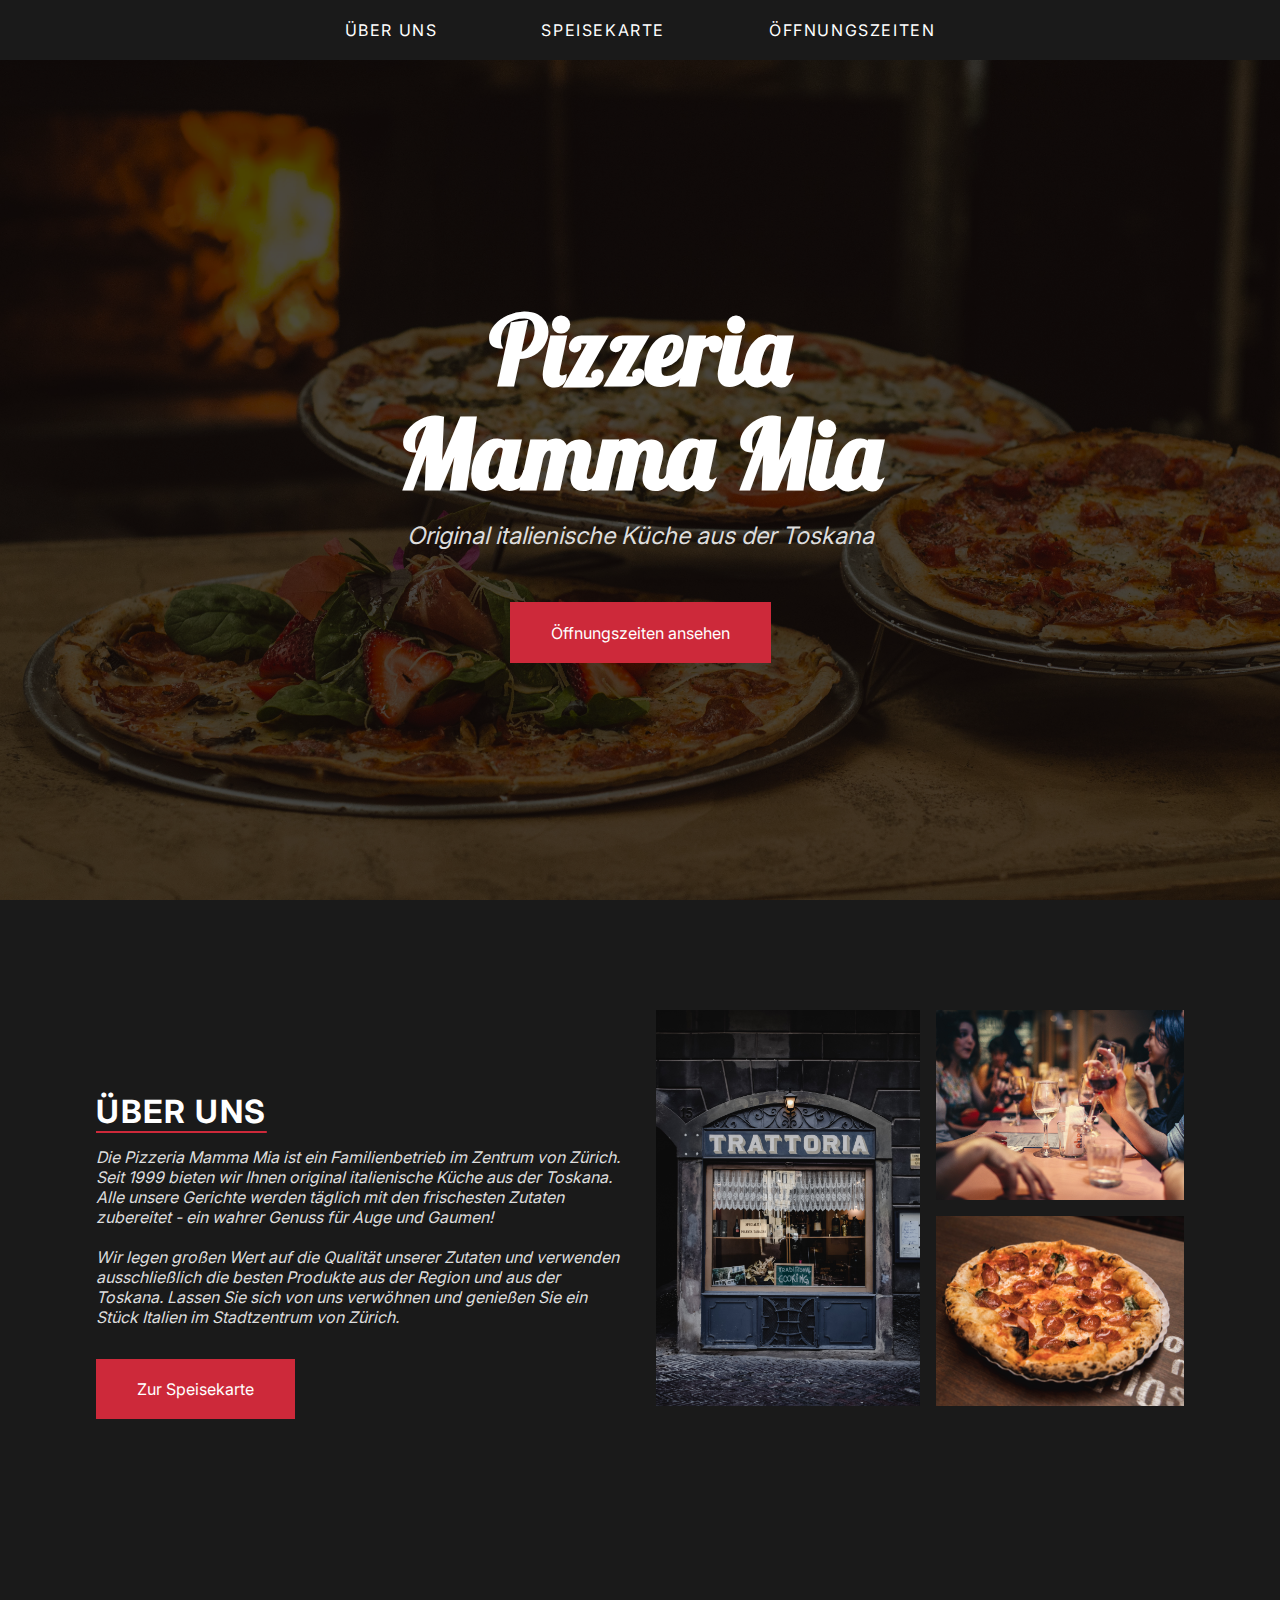
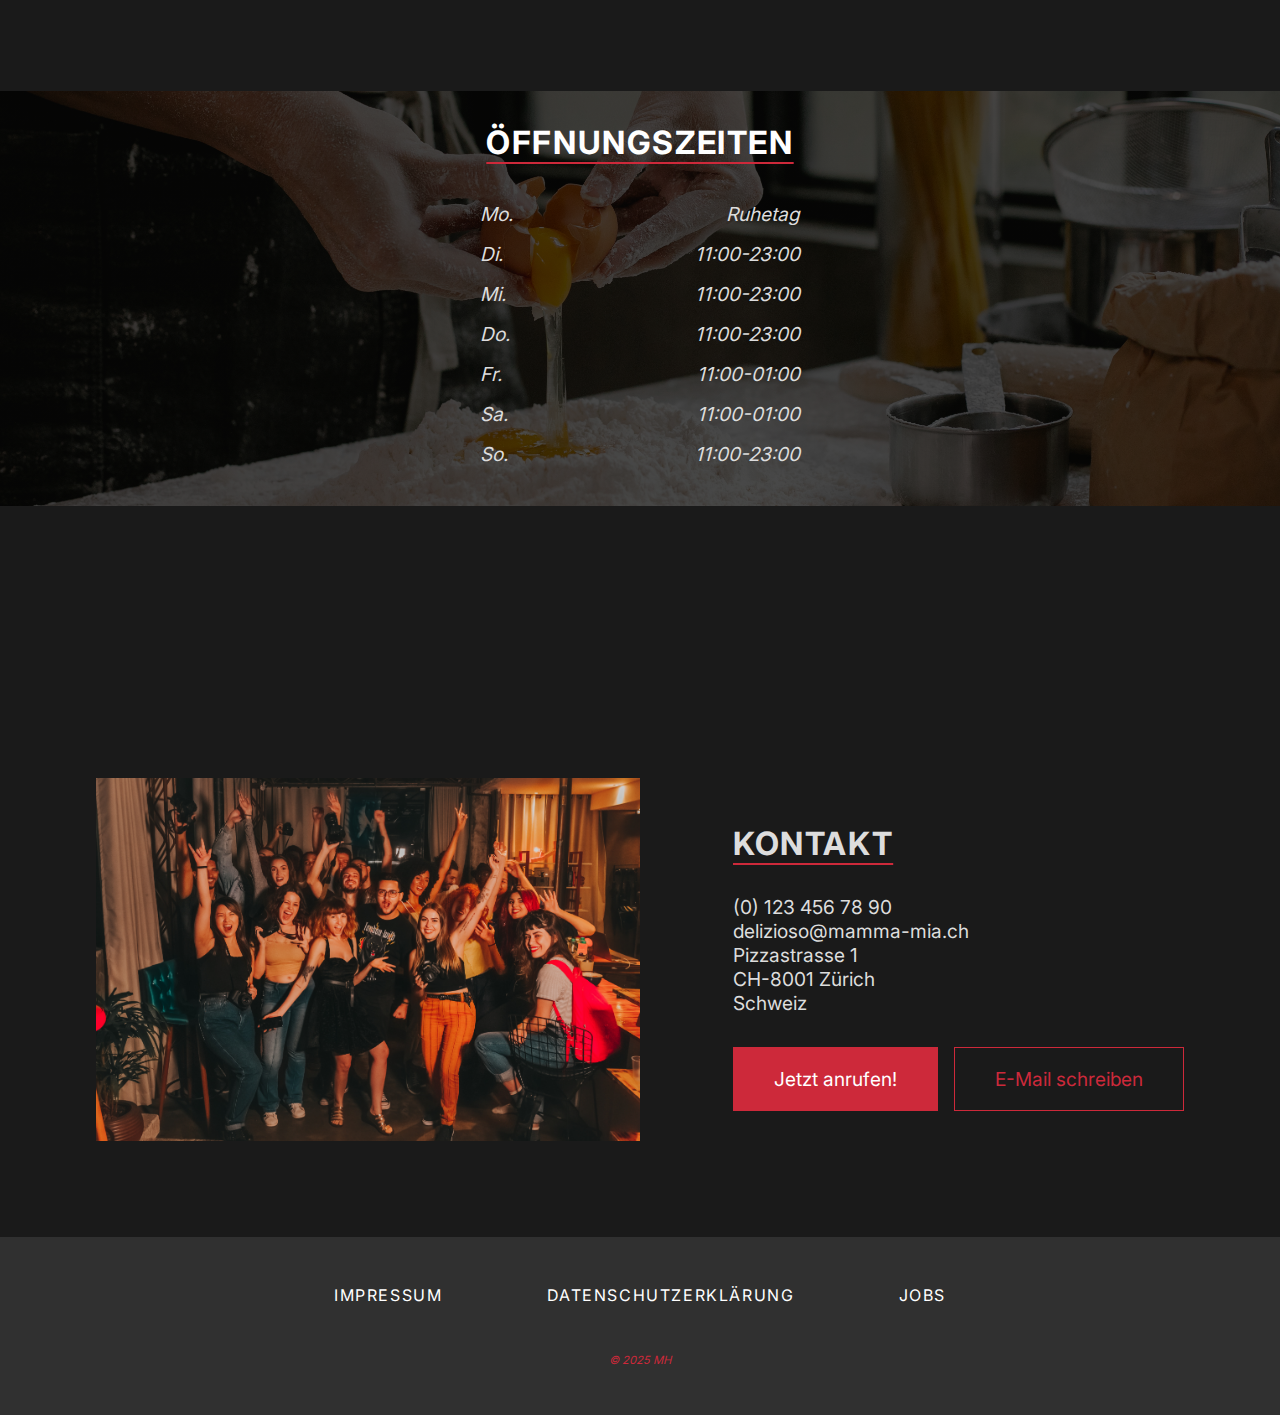
<file: index.html>
<!DOCTYPE html>
<html lang="de">
   <head>
      <meta charset="UTF-8" />
      <meta name="viewport" content="width=device-width, initial-scale=1.0" />
      <title>Pizzeria Mamma Mia</title>
      <link rel="stylesheet" href="style.css" />
      <link
         rel="icon"
         type="image/png"
         href="./img/favicons/favicon-32x32.png"
         sizes="32x32" />
      <link
         rel="icon"
         type="image/png"
         href="./img/favicons/favicon-16x16.png"
         sizes="16x16" />
   </head>
   <body>
      <!--Navigation-->
      <nav class="nav">
         <a href="#about" title="Mehr über uns erfahren">Über uns</a>
         <a href="menu.html" title="Unsere Speisekarte ansehen" target="_blank"
            >Speise<wbr />karte</a
         >
         <a href="#info" title="Unsere Öffnungszeiten ansehen"
            >Öffnungs<wbr />zeiten</a
         >
      </nav>
      <!--Hero-Section-->
      <section class="hero">
         <h1 class="hero-title">Pizzeria<br />Mamma Mia</h1>
         <p class="hero-sub-title">
            Original italienische Küche aus der Toskana
         </p>
         <!--Den "Button" mit einem Tooltip versehen; für Besucher mit Sehbeeinträchtigung und für Suchmaschinen-->
         <a
            class="hero-cta button"
            title="Unsere Öffnungszeiten ansehen"
            href="#opening-hours"
            >Öffnungszeiten ansehen</a
         >
      </section>
      <!--Über uns-Section -->
      <section id="about" class="about main-container">
         <div>
            <h2 class="heading about">Über uns</h2>
            <p class="about-text">
               Die Pizzeria Mamma Mia ist ein Familienbetrieb im Zentrum von
               Zürich. Seit 1999 bieten wir Ihnen original italienische Küche
               aus der Toskana. Alle unsere Gerichte werden täglich mit den
               frischesten Zutaten zubereitet - ein wahrer Genuss für Auge und
               Gaumen!
               <br /><br />
               Wir legen großen Wert auf die Qualität unserer Zutaten und
               verwenden ausschließlich die besten Produkte aus der Region und
               aus der Toskana. Lassen Sie sich von uns verwöhnen und genießen
               Sie ein Stück Italien im Stadtzentrum von Zürich.
            </p>
            <a
               class="hero-cta button"
               title="Unsere Speisekarte ansehen"
               href="menu.html"
               target="_blank"
               >Zur Speisekarte</a
            >
         </div>
         <div class="container-right">
            <img
               class="about-img img-left"
               src="./img/about-1.jpg"
               title="Pizzeria Mamma Mia"
               alt="Eingang zu der Pizzeria Mamma Mia" />
            <div class="img-right">
               <img
                  class="about-img"
                  src="./img/about-2.jpg"
                  title="Gäste in der Pizzeria Mamma Mia"
                  alt="Gäste in der Pizzeria Mamma Mia" />
               <img
                  class="about-img"
                  src="./img/about-3.jpg"
                  title="Frisch gebackene Pizza von der Pizzeria Mamma Mia"
                  alt="Frisch gebackene Pizza von der Pizzeria Mamma Mia" />
            </div>
         </div>
      </section>
      <!--Öffnungszeiten-Section -->
      <section id="info" class="info-wrapper">
         <div class="info container">
            <h2 class="heading">Öffnungszeiten</h2>
            <div class="hours">
               <p class="hours-entry">
                  <span class="days">Mo.</span><span class="time">Ruhetag</span>
               </p>
               <p class="hours-entry">
                  <span class="days">Di.</span>
                  <span class="time">11:00-23:00</span>
               </p>
               <p class="hours-entry">
                  <span class="days">Mi.</span>
                  <span class="time">11:00-23:00</span>
               </p>
               <p class="hours-entry">
                  <span class="days">Do.</span>
                  <span class="time">11:00-23:00</span>
               </p>
               <p class="hours-entry">
                  <span class="days">Fr.</span>
                  <span class="time">11:00-01:00</span>
               </p>
               <p class="hours-entry">
                  <span class="days">Sa.</span>
                  <span class="time">11:00-01:00</span>
               </p>
               <p class="hours-entry">
                  <span class="days">So.</span>
                  <span class="time">11:00-23:00</span>
               </p>
            </div>
         </div>
      </section>
      <!--Kontakt-Section-->
      <section id="contact" class="contact main-container">
         <div class="contact-content">
            <img
               class="contact-img"
               src="./img/contact.jpg"
               title="Gäste in der Pizzeria Mamma Mia"
               alt="Glückliche Gäste in der Pizzeria Mamma Mia" />
            <div class="contact-detail">
               <h2 class="heading">Kontakt</h2>
               <address itemscope itemtype="http://schema.org/PostalAddress">
                  <span itemprop="telephone">(0) 123 456 78 90</span><br />
                  <span itemprop="email">delizioso@mamma-mia.ch</span><br />
                  <span itemprop="streetAddress">Pizzastrasse 1</span><br />
                  <span itemprop="postalCode">CH-8001</span
                  ><span itemprop="addressLocation">&nbsp;Zürich</span><br />
                  <span itemprop="addressCountry">Schweiz</span>
               </address>
               <div class="contact-actions">
                  <a
                     class="button"
                     href="tel:01234567890"
                     title="Pizzeria Mamma Mia anrufen"
                     >Jetzt anrufen!</a
                  >
                  <a
                     class="button-inverted"
                     href="mailto:deliziso@mamma-mia.ch"
                     title="E-Mail an Pizzeria Mamma Mia senden"
                     >E-Mail schreiben</a
                  >
               </div>
            </div>
         </div>
      </section>
      <!--Footer-->
      <footer class="footer">
         <div class="footer-left">
            <a href="#" class="footer-item" title="Impressum ansehen"
               >Impressum</a
            >
            <a href="#" class="footer-item" title="Datenschutzerklärung ansehen"
               >Datenschutzerklärung</a
            >
            <a href="#" class="footer-item" title="Jobs ansehen">Jobs</a>
         </div>
         <p class="copyright" title="© 2025 MH">&copy; 2025 MH</p>
      </footer>
   </body>
</html>
</file>
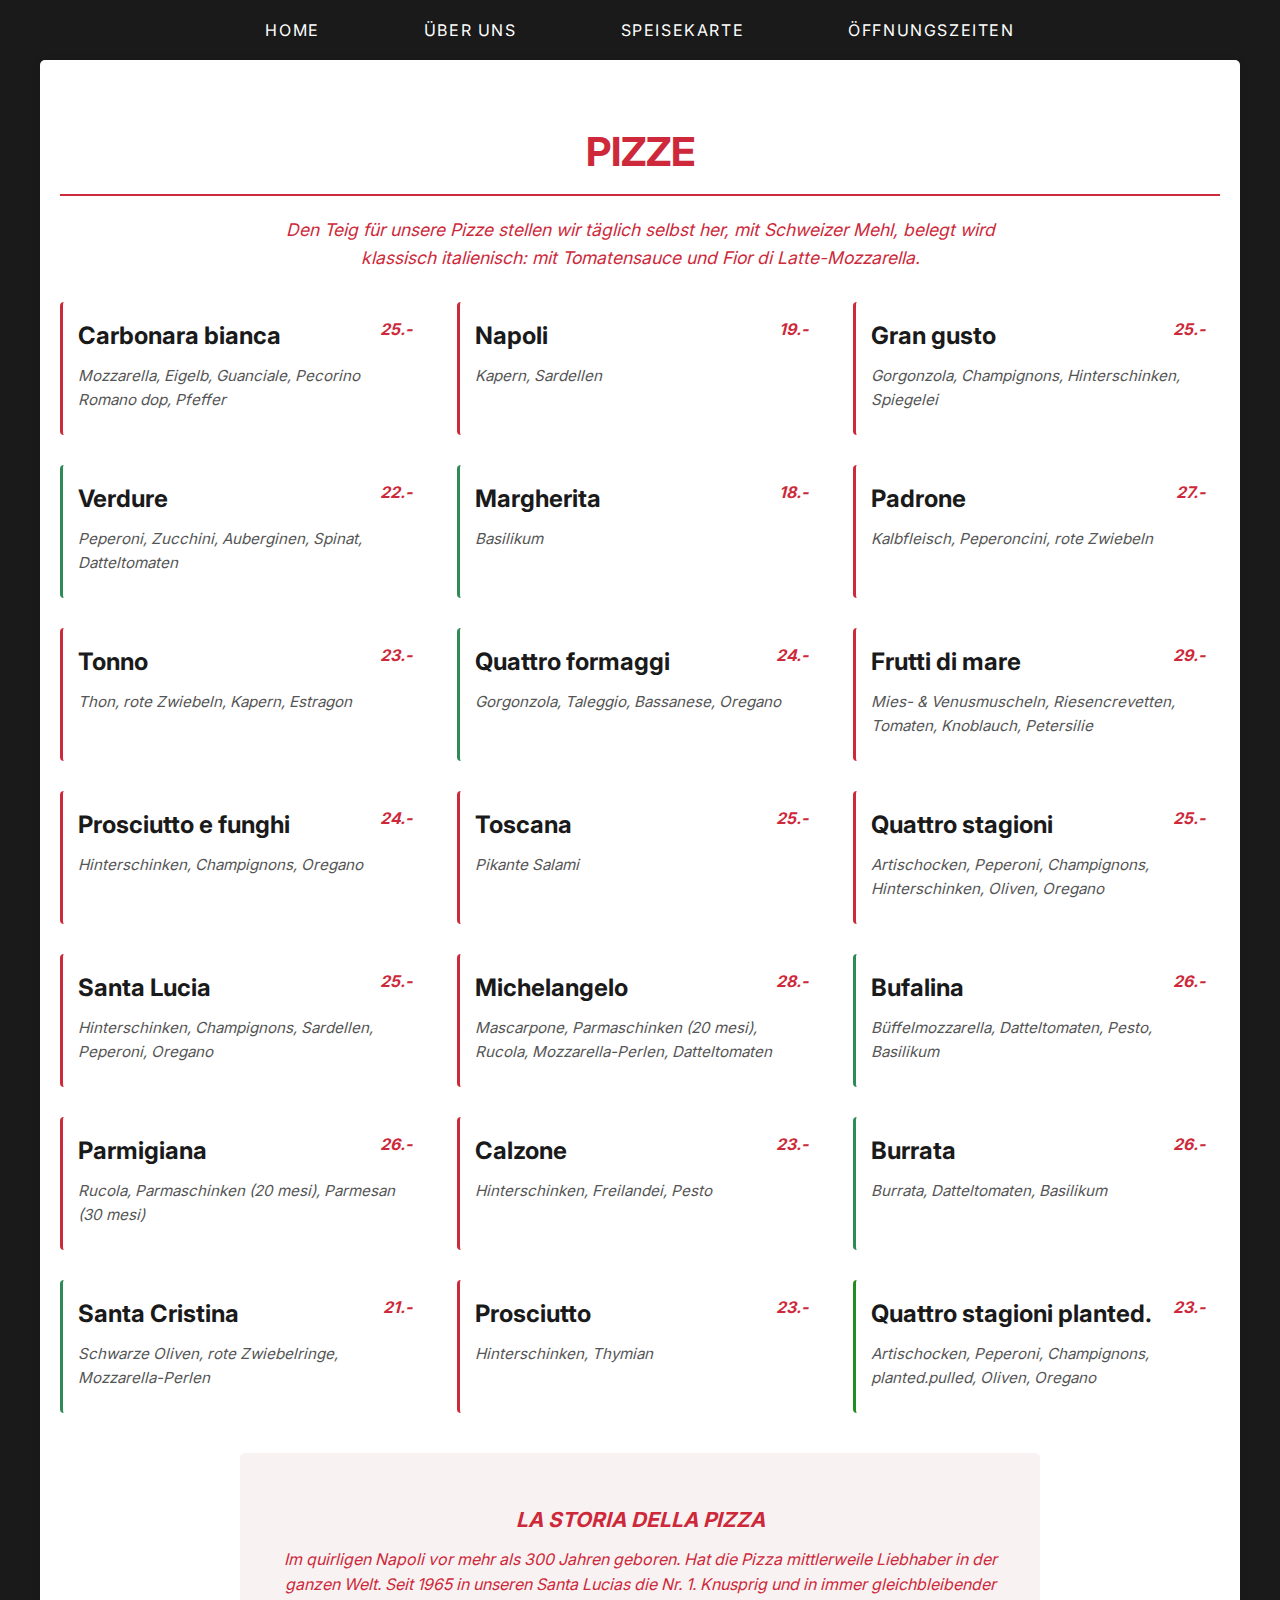
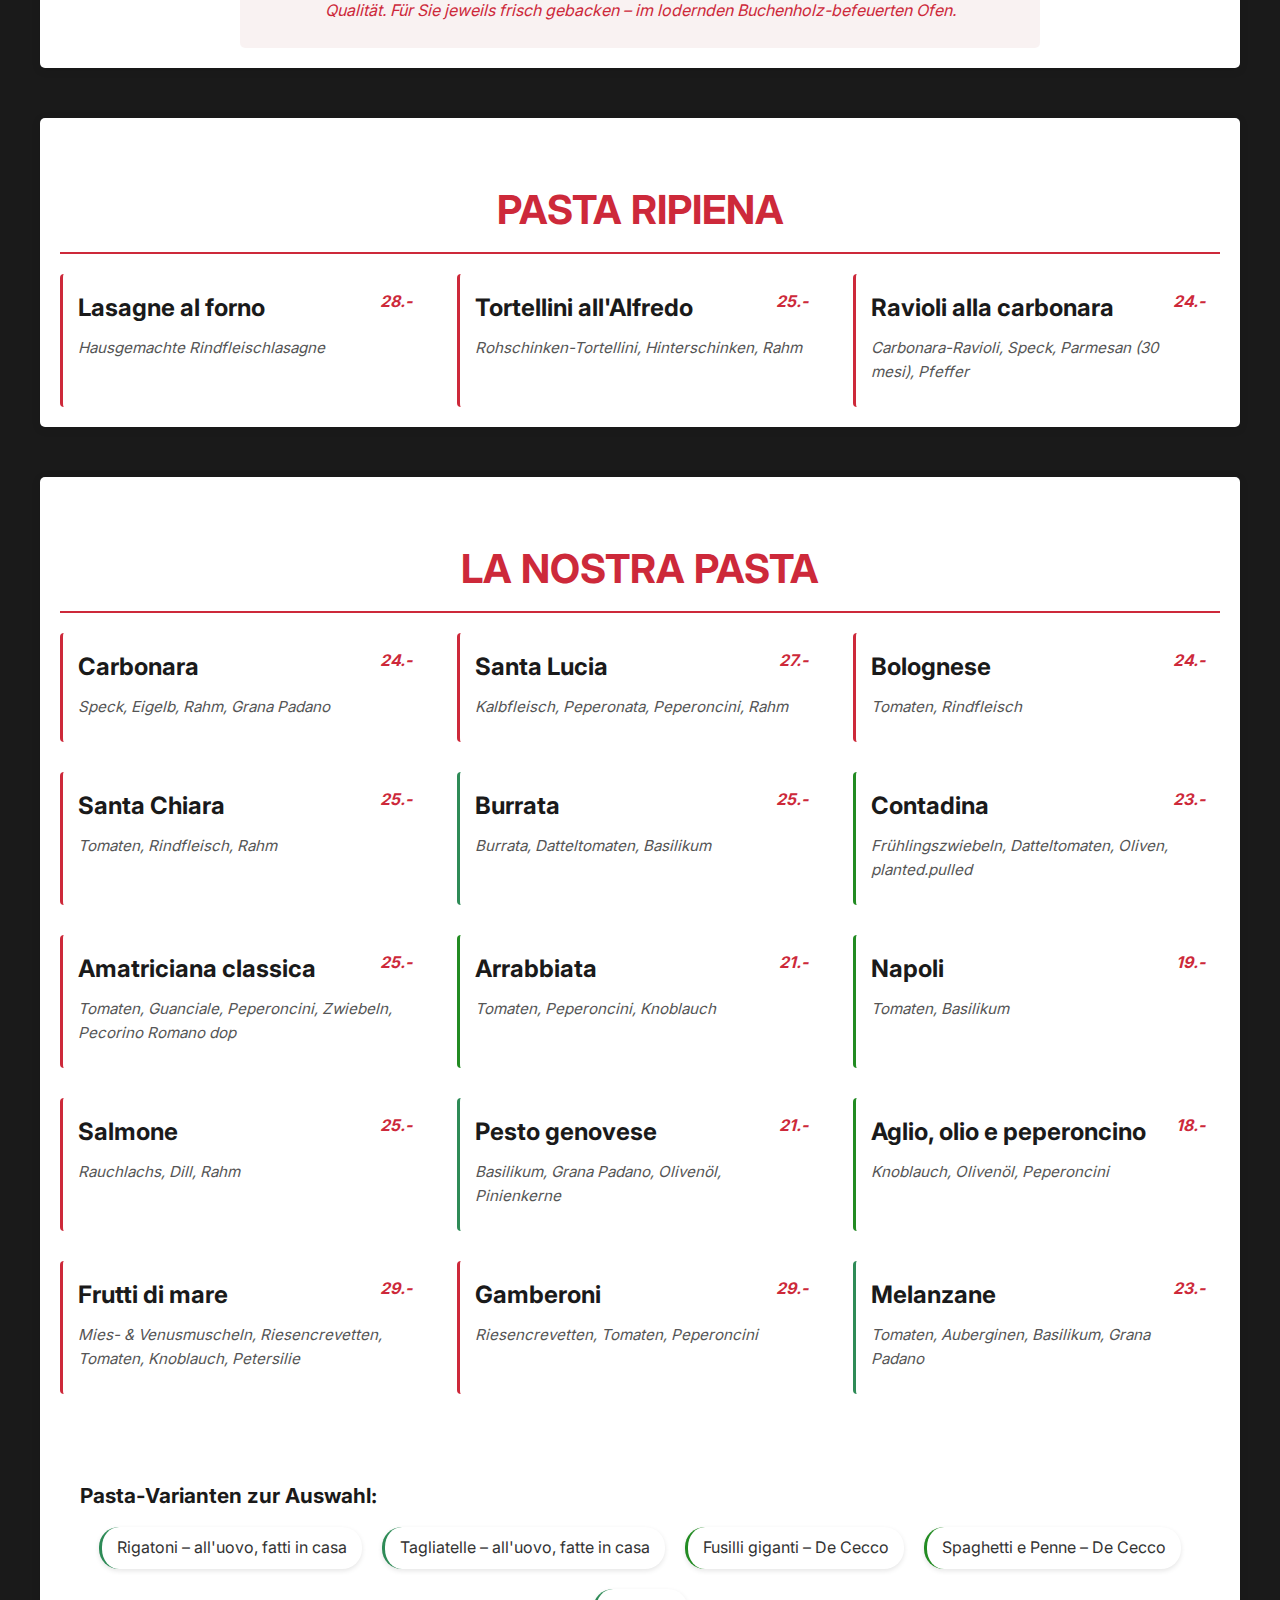
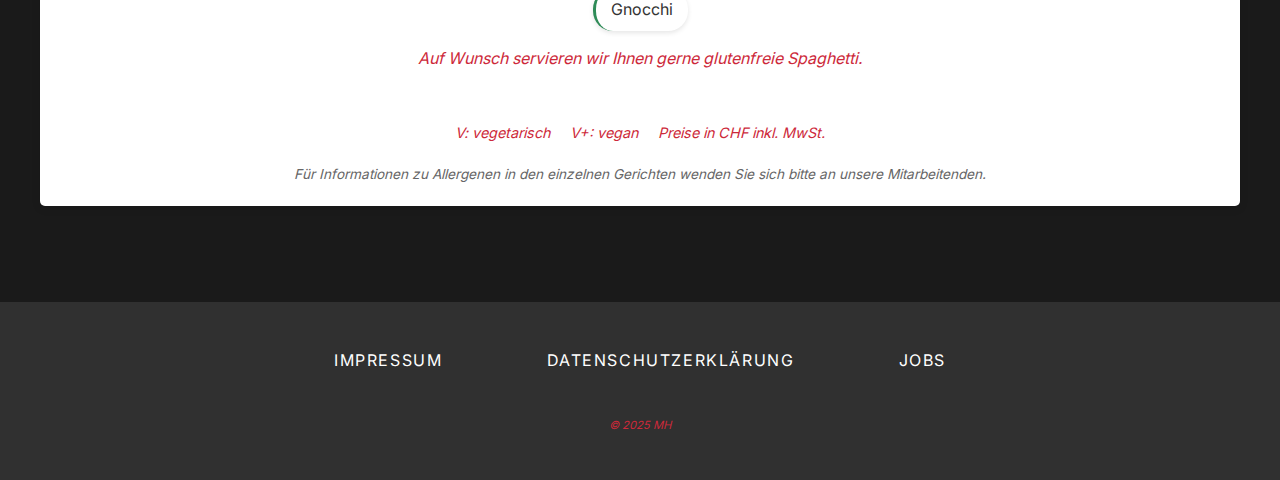
<file: menu.html>
<!DOCTYPE html>
<html lang="de">
   <head>
      <meta charset="UTF-8" />
      <meta name="viewport" content="width=device-width, initial-scale=1.0" />
      <title>Pizzeria Mamma Mia</title>
      <link rel="stylesheet" href="style.css" />
      <link
         rel="icon"
         type="image/png"
         href="./img/favicons/favicon-32x32.png"
         sizes="32x32" />
      <link
         rel="icon"
         type="image/png"
         href="./img/favicons/favicon-16x16.png"
         sizes="16x16" />
   </head>
   <body>
      <!--Navigation-->
      <nav class="nav">
         <a href="index.html" title="Zurück auf die Homepage">Home</a>
         <a href="#about" title="Mehr über uns erfahren">Über uns</a>
         <a href="menu.html" title="Unsere Speisekarte ansehen" target="_blank"
            >Speise<wbr />karte</a
         >
         <a href="#opening-hours" title="Unsere Öffnungszeiten ansehen"
            >Öffnungs<wbr />zeiten</a
         >
      </nav>
      <!--Menu-Section-->
      <section class="menu">
         <section class="menu-container" id="pizze">
            <h2 class="menu">PIZZE</h2>
            <p class="description">
               Den Teig für unsere Pizze stellen wir täglich selbst her, mit
               Schweizer Mehl, belegt wird klassisch italienisch: mit
               Tomatensauce und Fior di Latte-Mozzarella.
            </p>

            <div class="menu-items">
               <article class="menu-item">
                  <h3>Carbonara bianca</h3>
                  <p class="ingredients">
                     Mozzarella, Eigelb, Guanciale, Pecorino Romano dop, Pfeffer
                  </p>
                  <p class="price">25</p>
               </article>

               <article class="menu-item">
                  <h3>Napoli</h3>
                  <p class="ingredients">Kapern, Sardellen</p>
                  <p class="price">19</p>
               </article>

               <article class="menu-item">
                  <h3>Gran gusto</h3>
                  <p class="ingredients">
                     Gorgonzola, Champignons, Hinterschinken, Spiegelei
                  </p>
                  <p class="price">25</p>
               </article>

               <article class="menu-item vegetarian">
                  <h3>Verdure</h3>
                  <p class="ingredients">
                     Peperoni, Zucchini, Auberginen, Spinat, Datteltomaten
                  </p>
                  <p class="price">22</p>
               </article>

               <article class="menu-item vegetarian">
                  <h3>Margherita</h3>
                  <p class="ingredients">Basilikum</p>
                  <p class="price">18</p>
               </article>

               <article class="menu-item">
                  <h3>Padrone</h3>
                  <p class="ingredients">
                     Kalbfleisch, Peperoncini, rote Zwiebeln
                  </p>
                  <p class="price">27</p>
               </article>

               <article class="menu-item">
                  <h3>Tonno</h3>
                  <p class="ingredients">
                     Thon, rote Zwiebeln, Kapern, Estragon
                  </p>
                  <p class="price">23</p>
               </article>

               <article class="menu-item vegetarian">
                  <h3>Quattro formaggi</h3>
                  <p class="ingredients">
                     Gorgonzola, Taleggio, Bassanese, Oregano
                  </p>
                  <p class="price">24</p>
               </article>

               <article class="menu-item">
                  <h3>Frutti di mare</h3>
                  <p class="ingredients">
                     Mies- & Venusmuscheln, Riesencrevetten, Tomaten, Knoblauch,
                     Petersilie
                  </p>
                  <p class="price">29</p>
               </article>

               <article class="menu-item">
                  <h3>Prosciutto e funghi</h3>
                  <p class="ingredients">
                     Hinterschinken, Champignons, Oregano
                  </p>
                  <p class="price">24</p>
               </article>

               <article class="menu-item">
                  <h3>Toscana</h3>
                  <p class="ingredients">Pikante Salami</p>
                  <p class="price">25</p>
               </article>

               <article class="menu-item">
                  <h3>Quattro stagioni</h3>
                  <p class="ingredients">
                     Artischocken, Peperoni, Champignons, Hinterschinken,
                     Oliven, Oregano
                  </p>
                  <p class="price">25</p>
               </article>

               <article class="menu-item">
                  <h3>Santa Lucia</h3>
                  <p class="ingredients">
                     Hinterschinken, Champignons, Sardellen, Peperoni, Oregano
                  </p>
                  <p class="price">25</p>
               </article>

               <article class="menu-item">
                  <h3>Michelangelo</h3>
                  <p class="ingredients">
                     Mascarpone, Parmaschinken (20 mesi), Rucola,
                     Mozzarella-Perlen, Datteltomaten
                  </p>
                  <p class="price">28</p>
               </article>

               <article class="menu-item vegetarian">
                  <h3>Bufalina</h3>
                  <p class="ingredients">
                     Büffelmozzarella, Datteltomaten, Pesto, Basilikum
                  </p>
                  <p class="price">26</p>
               </article>

               <article class="menu-item">
                  <h3>Parmigiana</h3>
                  <p class="ingredients">
                     Rucola, Parmaschinken (20 mesi), Parmesan (30 mesi)
                  </p>
                  <p class="price">26</p>
               </article>

               <article class="menu-item">
                  <h3>Calzone</h3>
                  <p class="ingredients">Hinterschinken, Freilandei, Pesto</p>
                  <p class="price">23</p>
               </article>

               <article class="menu-item vegetarian">
                  <h3>Burrata</h3>
                  <p class="ingredients">Burrata, Datteltomaten, Basilikum</p>
                  <p class="price">26</p>
               </article>

               <article class="menu-item vegetarian">
                  <h3>Santa Cristina</h3>
                  <p class="ingredients">
                     Schwarze Oliven, rote Zwiebelringe, Mozzarella-Perlen
                  </p>
                  <p class="price">21</p>
               </article>

               <article class="menu-item">
                  <h3>Prosciutto</h3>
                  <p class="ingredients">Hinterschinken, Thymian</p>
                  <p class="price">23</p>
               </article>

               <article class="menu-item vegan">
                  <h3>Quattro stagioni planted.</h3>
                  <p class="ingredients">
                     Artischocken, Peperoni, Champignons, planted.pulled,
                     Oliven, Oregano
                  </p>
                  <p class="price">23</p>
               </article>
            </div>

            <div class="special-info">
               <h4>LA STORIA DELLA PIZZA</h4>
               <p>
                  Im quirligen Napoli vor mehr als 300 Jahren geboren. Hat die
                  Pizza mittlerweile Liebhaber in der ganzen Welt. Seit 1965 in
                  unseren Santa Lucias die Nr. 1. Knusprig und in immer
                  gleichbleibender Qualität. Für Sie jeweils frisch gebacken –
                  im lodernden Buchenholz-befeuerten Ofen.
               </p>
            </div>
         </section>

         <!-- PASTA RIPIENA Sektion -->
         <section class="menu-container" id="pasta-ripiena">
            <h2>PASTA RIPIENA</h2>

            <div class="menu-items">
               <article class="menu-item">
                  <h3>Lasagne al forno</h3>
                  <p class="ingredients">Hausgemachte Rindfleischlasagne</p>
                  <p class="price">28</p>
               </article>

               <article class="menu-item">
                  <h3>Tortellini all'Alfredo</h3>
                  <p class="ingredients">
                     Rohschinken-Tortellini, Hinterschinken, Rahm
                  </p>
                  <p class="price">25</p>
               </article>

               <article class="menu-item">
                  <h3>Ravioli alla carbonara</h3>
                  <p class="ingredients">
                     Carbonara-Ravioli, Speck, Parmesan (30 mesi), Pfeffer
                  </p>
                  <p class="price">24</p>
               </article>
            </div>
         </section>

         <!-- LA NOSTRA PASTA Sektion -->
         <section class="menu-container" id="la-nostra-pasta">
            <h2>LA NOSTRA PASTA</h2>

            <div class="menu-items">
               <article class="menu-item">
                  <h3>Carbonara</h3>
                  <p class="ingredients">Speck, Eigelb, Rahm, Grana Padano</p>
                  <p class="price">24</p>
               </article>

               <article class="menu-item">
                  <h3>Santa Lucia</h3>
                  <p class="ingredients">
                     Kalbfleisch, Peperonata, Peperoncini, Rahm
                  </p>
                  <p class="price">27</p>
               </article>

               <article class="menu-item">
                  <h3>Bolognese</h3>
                  <p class="ingredients">Tomaten, Rindfleisch</p>
                  <p class="price">24</p>
               </article>

               <article class="menu-item">
                  <h3>Santa Chiara</h3>
                  <p class="ingredients">Tomaten, Rindfleisch, Rahm</p>
                  <p class="price">25</p>
               </article>

               <article class="menu-item vegetarian">
                  <h3>Burrata</h3>
                  <p class="ingredients">Burrata, Datteltomaten, Basilikum</p>
                  <p class="price">25</p>
               </article>

               <article class="menu-item vegan">
                  <h3>Contadina</h3>
                  <p class="ingredients">
                     Frühlingszwiebeln, Datteltomaten, Oliven, planted.pulled
                  </p>
                  <p class="price">23</p>
               </article>

               <article class="menu-item">
                  <h3>Amatriciana classica</h3>
                  <p class="ingredients">
                     Tomaten, Guanciale, Peperoncini, Zwiebeln, Pecorino Romano
                     dop
                  </p>
                  <p class="price">25</p>
               </article>

               <article class="menu-item vegan">
                  <h3>Arrabbiata</h3>
                  <p class="ingredients">Tomaten, Peperoncini, Knoblauch</p>
                  <p class="price">21</p>
               </article>

               <article class="menu-item vegan">
                  <h3>Napoli</h3>
                  <p class="ingredients">Tomaten, Basilikum</p>
                  <p class="price">19</p>
               </article>

               <article class="menu-item">
                  <h3>Salmone</h3>
                  <p class="ingredients">Rauchlachs, Dill, Rahm</p>
                  <p class="price">25</p>
               </article>

               <article class="menu-item vegetarian">
                  <h3>Pesto genovese</h3>
                  <p class="ingredients">
                     Basilikum, Grana Padano, Olivenöl, Pinienkerne
                  </p>
                  <p class="price">21</p>
               </article>

               <article class="menu-item vegan">
                  <h3>Aglio, olio e peperoncino</h3>
                  <p class="ingredients">Knoblauch, Olivenöl, Peperoncini</p>
                  <p class="price">18</p>
               </article>

               <article class="menu-item">
                  <h3>Frutti di mare</h3>
                  <p class="ingredients">
                     Mies- & Venusmuscheln, Riesencrevetten, Tomaten, Knoblauch,
                     Petersilie
                  </p>
                  <p class="price">29</p>
               </article>

               <article class="menu-item">
                  <h3>Gamberoni</h3>
                  <p class="ingredients">
                     Riesencrevetten, Tomaten, Peperoncini
                  </p>
                  <p class="price">29</p>
               </article>

               <article class="menu-item vegetarian">
                  <h3>Melanzane</h3>
                  <p class="ingredients">
                     Tomaten, Auberginen, Basilikum, Grana Padano
                  </p>
                  <p class="price">23</p>
               </article>
            </div>

            <div class="pasta-types">
               <h4>Pasta-Varianten zur Auswahl:</h4>
               <ul>
                  <li class="vegetarian">Rigatoni – all'uovo, fatti in casa</li>
                  <li class="vegetarian">
                     Tagliatelle – all'uovo, fatte in casa
                  </li>
                  <li class="vegan">Fusilli giganti – De Cecco</li>
                  <li class="vegan">Spaghetti e Penne – De Cecco</li>
                  <li class="vegetarian">Gnocchi</li>
               </ul>
               <p>
                  Auf Wunsch servieren wir Ihnen gerne glutenfreie Spaghetti.
               </p>
            </div>
            <div class="legend">
               <p>V: vegetarisch</p>
               <p>V+: vegan</p>
               <p>Preise in CHF inkl. MwSt.</p>
            </div>
            <p class="allergens">
               Für Informationen zu Allergenen in den einzelnen Gerichten wenden
               Sie sich bitte an unsere Mitarbeitenden.
            </p>
         </section>
      </section>
      <!--Footer-->
      <footer class="footer">
         <div class="footer-left">
            <a href="#" class="footer-item" title="Impressum ansehen"
               >Impressum</a
            >
            <a href="#" class="footer-item" title="Datenschutzerklärung ansehen"
               >Datenschutzerklärung</a
            >
            <a href="#" class="footer-item" title="Jobs ansehen">Jobs</a>
         </div>
         <p class="copyright" title="© 2025 MH">&copy; 2025 MH</p>
      </footer>
   </body>
</html>
</file>
<file: style.css>
@font-face {
   font-family: "Inter";
   src: url("./fonts/Inter/Inter-VariableFont_opsz,wght.ttf") format("truetype"),
      url("./fonts/Inter/Inter-VariableFont_opsz,wght.woff2") format("woff2"),
      url("./fonts/Inter/Inter-VariableFont_opsz,wght.woff") format("woff");
}

@font-face {
   font-family: "Lobster";
   src: url("./fonts/Lobster/Lobster-Regular.ttf") format("truetype"),
      url("./fonts/Lobster/Lobster-Regular.woff2") format("woff2"),
      url("./fonts/Lobster/Lobster-Regular.woff") format("woff");
}

:root {
   --font-size: 1rem;
   --font-size-large: 1.5rem;
   --font-size-xlarge: 2rem;
   --color-untertitel: #ddd;
   --cta-color: #cd293a; /*Pantone Tomato Red*/
   --hero-background: url(./img/hero.jpg);
   --background-color: #1a1a1a;
   --text-color: #fff;
}

* {
   margin: 0;
   padding: 0;
}

html {
   font-family: "Inter", sans-serif;
   box-sizing: border-box;
   scroll-behavior: smooth;
}

*,
*::before,
*::after {
   box-sizing: inherit;
}

body {
   background-color: var(--background-color);
   color: var(--text-color);
}

.heading {
   width: fit-content;
   margin: 2rem 0 1rem 0;
   text-transform: uppercase;
   letter-spacing: 0.1rem;
   text-decoration-line: underline;
   text-underline-offset: 0.5rem;
   text-decoration-thickness: 0.1rem;
   text-decoration-color: var(--cta-color);
}

/*Navigation*/
.nav {
   height: 60px;
   font-size: 0.8rem;
   background-color: var(--background-color);
   display: flex;
   justify-content: center;
   align-items: center;
   text-align: center;
}

.nav a,
.footer-item {
   height: 100%;
   padding: 0 20px;
   display: flex;
   align-items: center;
   letter-spacing: 0.1rem;
   text-decoration: none;
   text-transform: uppercase;
   color: var(--text-color);
}

.nav a:hover,
.footer-item:hover {
   color: var(--cta-color);
   transition: 0.2s ease-in-out;
}

.hero {
   position: relative;
   display: flex;
   flex-direction: column;
   justify-content: center;
   align-items: center;
   height: calc(100vh - 60px);
   text-align: center;
   background-image: var(--hero-background);
   background-size: cover;
   background-position: center;
   background-repeat: no-repeat;
}

/*Overlay über das Hintergrundbild*/
.hero::before {
   content: "";
   position: absolute;
   top: 0;
   left: 0;
   width: 100%;
   height: 100%;
   background-color: rgba(0, 0, 0, 0.7);
   z-index: 1;
}

.hero * {
   position: relative;
   z-index: 2;
}

.hero-title {
   font-family: "Lobster", sans-serif;
   color: var(--text-color);
   font-size: 3rem;
   line-height: 3rem;
   margin-bottom: 1rem;
}

.hero-sub-title {
   color: var(--color-untertitel);
   margin-bottom: 20px;
}

.button,
.button-inverted {
   width: fit-content;
   display: inline-block;
   padding: 1rem 2rem;
   border: 1px solid var(--cta-color);
   text-decoration: none;
   color: var(--text-color);
   background: var(--cta-color);
   transition: background 0.2s ease-in-out, color 0.2s ease-in-out,
      border 0.2s ease-in-out;
}

.button-inverted {
   background: transparent;
   color: var(--cta-color);
}

.button:hover {
   background: transparent;
   color: var(--cta-color);
}

.button-inverted:hover {
   background: var(--cta-color);
   color: var(--text-color);
}

/*Für alle Sektionen unterhalb der Hero-Section*/
.main-container {
   max-width: 85%;
   margin: 4rem auto;
}

/*Über uns*/
.about {
   display: grid;
   gap: 2rem;
}

.about-text {
   font-size: 0.9rem;
   color: var(--color-untertitel);
}

.hero-cta {
   margin-top: 2rem;
}

.container-right {
   width: 100%;
   display: flex;
   gap: 1rem;
}

.about-img {
   width: 100%;
   height: 100%;
   object-fit: cover;
}

.img-left {
   min-width: 50%;
}

.img-right {
   display: flex;
   flex-direction: column;
}

/*Öffnungszeiten*/
.info-wrapper .info {
   background: linear-gradient(0deg, rgba(0, 0, 0, 0.7), rgba(0, 0, 0, 0.7)),
      url(./img/hintergrund-oeffnungszeiten.jpg);
   background-position: center;
   background-size: cover;
   background-repeat: no-repeat;
   margin: 3rem 0;
   padding: 2rem 0;
}

.hours {
   display: flex;
   flex-direction: column;
   align-items: center;
   justify-content: center;
   width: 100%;
   margin-top: 1rem;
}

.info .heading {
   margin: 0 auto;
}

.hours-entry {
   color: var(--color-untertitel);
   display: flex;
   justify-content: space-between;
   width: 15rem;
   margin-top: 0.5rem;
}

.days {
   color: var(--color-untertitel);
}

/*Kontakt*/
.contact-content {
   display: flex;
   flex-direction: column;
   gap: 2rem;
}

.contact .heading {
   margin-top: 0;
}
address {
   font-style: normal;
}

.contact-detail {
   margin-top: 0.5rem;
   color: var(--color-untertitel);
}

.contact-actions {
   margin-top: 2rem;
   display: flex;
   gap: 0.75rem;
   flex-direction: column;
}

.contact-img {
   width: 100%;
}

/*Footer*/
.footer {
   display: flex;
   flex-direction: column;
   justify-content: center;
   align-items: center;
   font-size: 0.8rem;
   text-align: center;
   gap: 1rem;
   margin-top: 2rem;
   padding: 1rem 1rem;
   background-color: #303030;
}

.footer-left {
   display: flex;
   flex-direction: column;
   justify-content: center;
   align-items: center;
   gap: 1rem;
   letter-spacing: 0.1rem;
}

.copyright {
   font-size: 0.7rem;
   color: var(--cta-color);
}

/*Speisekarte*/
.menu-container {
   font-family: "Inter", serif;
   line-height: 1.6;
   color: #333;
   background-color: var(--color-untertitel);
   padding: 20px;
   max-width: 1200px;
   margin: 0 auto;
}

/* Überschriften */
.menu h2 {
   font-size: 2.5rem;
   color: var(--cta-color); /* Dunkelrot für italienisches Flair */
   text-align: center;
   margin: 40px 0 20px;
   padding-bottom: 10px;
   border-bottom: 2px solid var(--cta-color);
}

.menu h3 {
   font-size: 1.5rem;
   color: var(--background-color);
}

.menu h4 {
   font-size: 1.3rem;
   color: var(--background-color);
   margin: 25px 0 10px;
}

/* Beschreibungen */
.menu .description {
   text-align: center;
   max-width: 800px;
   margin: 0 auto 30px;
   padding: 0 20px;
   font-size: 1.1rem;
}

/* Sektionen */
.menu section {
   margin-bottom: 50px;
   padding: 20px;
   background-color: var(--text-color);
   box-shadow: 0 2px 10px rgba(0, 0, 0, 0.1);
   border-radius: 5px;
}

/* Menü-Items Container */
.menu .menu-items {
   display: grid;
   grid-template-columns: repeat(auto-fill, minmax(300px, 1fr));
   gap: 30px;
   margin-top: 20px;
}

/* Einzelne Menü-Items */
.menu .menu-item {
   padding: 15px;
   border-radius: 4px;
   transition: transform 0.3s ease, box-shadow 0.3s ease;
   position: relative;
   border-left: 3px solid var(--cta-color);
   background-color: var(--text-color);
}

.menu .menu-item:hover {
   transform: translateY(-5px);
   box-shadow: 0 5px 15px rgba(0, 0, 0, 0.1);
}

/* Unterschiedliche Stile für vegetarische und vegane Gerichte */
.menu .menu-item.vegetarian {
   border-left: 3px solid #2e8b57; /* Grün für vegetarisch */
}

.menu .menu-item.vegan {
   border-left: 3px solid #228b22; /* Dunkelgrün für vegan */
}

/* Zutaten */
.menu .ingredients {
   font-size: 0.95rem;
   color: #555;
   margin: 8px 0;
}

/* Preis */
.menu .price {
   font-weight: bold;
   position: absolute;
   top: 15px;
   right: 15px;
   color: var(--cta-color);
}

.menu .price::after {
   content: ".-";
}

/* Spezielle Info-Box */
.menu .special-info {
   margin: 40px auto 0;
   padding: 25px;
   background-color: rgba(139, 0, 0, 0.05);
   border-radius: 5px;
   max-width: 800px;
   text-align: center;
}

.menu .special-info h4,
p {
   font-style: italic;
   color: var(--cta-color);
}

/* Pasta-Typen */
.menu .pasta-types {
   margin-top: 40px;
   padding: 20px;
   background-color: var(--text-color);
   border-radius: 5px;
}

.menu .pasta-types ul {
   list-style-type: none;
   display: flex;
   flex-wrap: wrap;
   justify-content: center;
   gap: 20px;
   margin: 15px 0;
}

.menu .pasta-types li {
   padding: 8px 15px;
   background-color: var(--text-color);
   border-radius: 20px;
   box-shadow: 0 2px 5px rgba(0, 0, 0, 0.1);
}

.menu .pasta-types li.vegetarian {
   border-left: 3px solid #2e8b57;
}

.menu .pasta-types li.vegan {
   border-left: 3px solid #228b22;
}

.menu .pasta-types p {
   text-align: center;
   margin-top: 15px;
}

/* Legende & Allergene */
.menu .legend {
   display: flex;
   justify-content: center;
   gap: 20px;
   margin-top: 30px;
   font-size: 0.9rem;
}

.menu .allergens {
   text-align: center;
   font-size: 0.85rem;
   margin-top: 20px;
   color: #666;
}

/*Media-Queries*/
@media only screen and (min-width: 600px) {
   .nav,
   .footer-left {
      gap: 2rem;
      font-size: 1rem;
   }

   .hero-title {
      font-size: 4rem;
      line-height: 4rem;
   }

   .hero-sub-title {
      font-size: 1.5rem;
   }

   .button,
   .button-inverted {
      padding: 1.2rem 2.5rem;
   }

   .about-text,
   table {
      font-size: 1rem;
   }

   .contact-content {
      flex-direction: row;
      align-items: center;
      justify-content: space-between;
   }

   .contact-img {
      width: 60%;
   }

   .footer {
      margin: 4rem auto 0 auto;
      padding: 3rem 0;
      gap: 3rem;
   }

   .footer-left {
      flex-direction: row;
   }
}

/*Responsives Design für Speisekarte*/
@media (max-width: 780px) {
   .menu .menu-items {
      grid-template-columns: 1fr;
   }

   .menu h2 {
      font-size: 2rem;
   }

   .menu .legend {
      flex-direction: column;
      align-items: center;
      gap: 5px;
   }
}

/*Responsives Design für Homepage*/
@media only screen and (min-width: 1000px) {
   .nav,
   .footer-left {
      gap: 4rem;
   }

   .hero-title {
      font-size: 6rem;
      line-height: 6.5rem;
   }

   .about {
      grid-template-columns: 1fr 1fr;
      margin-top: 6rem;
      align-items: center;
   }

   .heading {
      font-size: 2rem;
   }

   .img-left,
   .img-right {
      gap: 1rem;
   }

   .info-wrapper {
      margin: 8rem 0;
      padding: 6rem 0;
   }

   .hours {
      margin-top: 2rem;
   }

   .hours-entry {
      width: 20rem;
      font-size: 1.2rem;
      margin-bottom: 0.5rem;
   }

   .contact .heading {
      margin-bottom: 2rem;
   }

   .contact-detail {
      margin-top: 1rem;
      font-size: 1.2rem;
   }

   .contact-img {
      width: 50%;
   }

   .contact-actions {
      flex-direction: row;
      gap: 1rem;
   }

   .footer {
      margin-top: 6rem;
   }
}

@media only screen and (min-width: 1400px) {
   .main-container {
      max-width: 1200px;
   }
}
</file>
